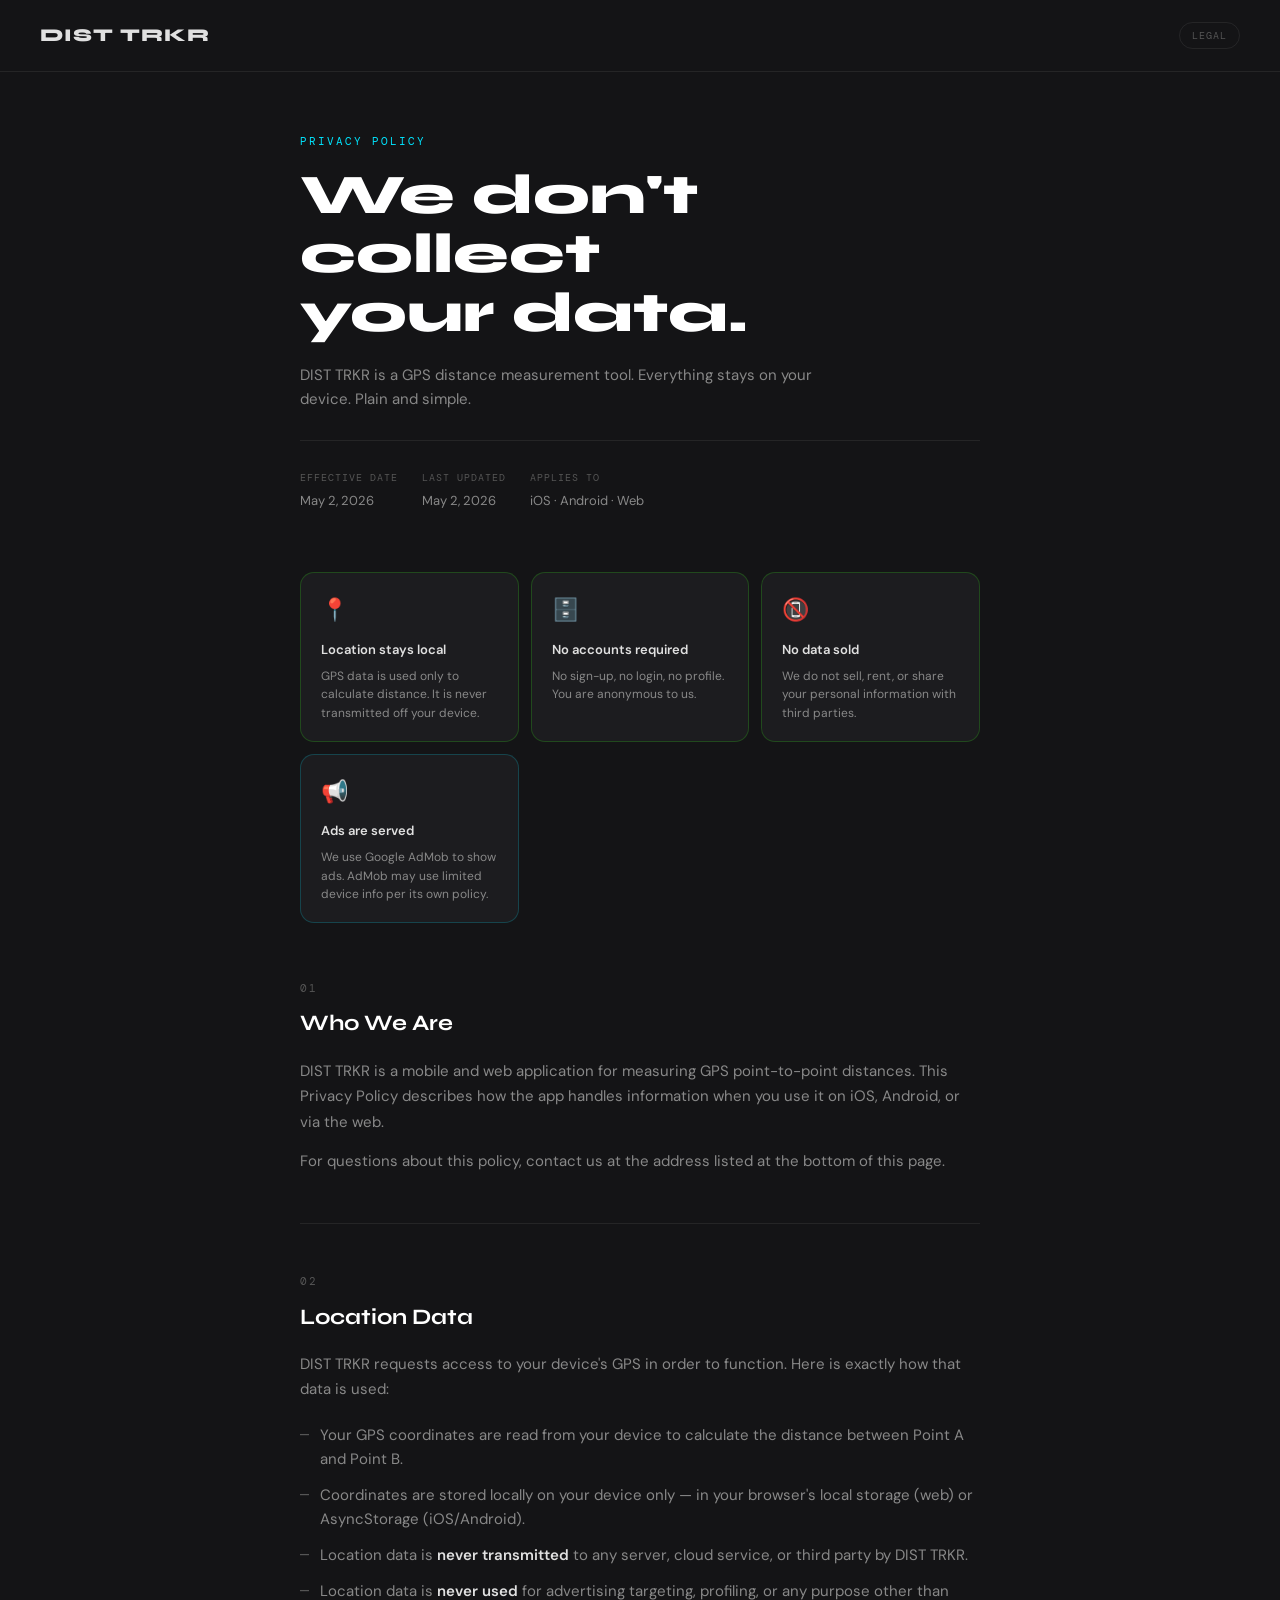
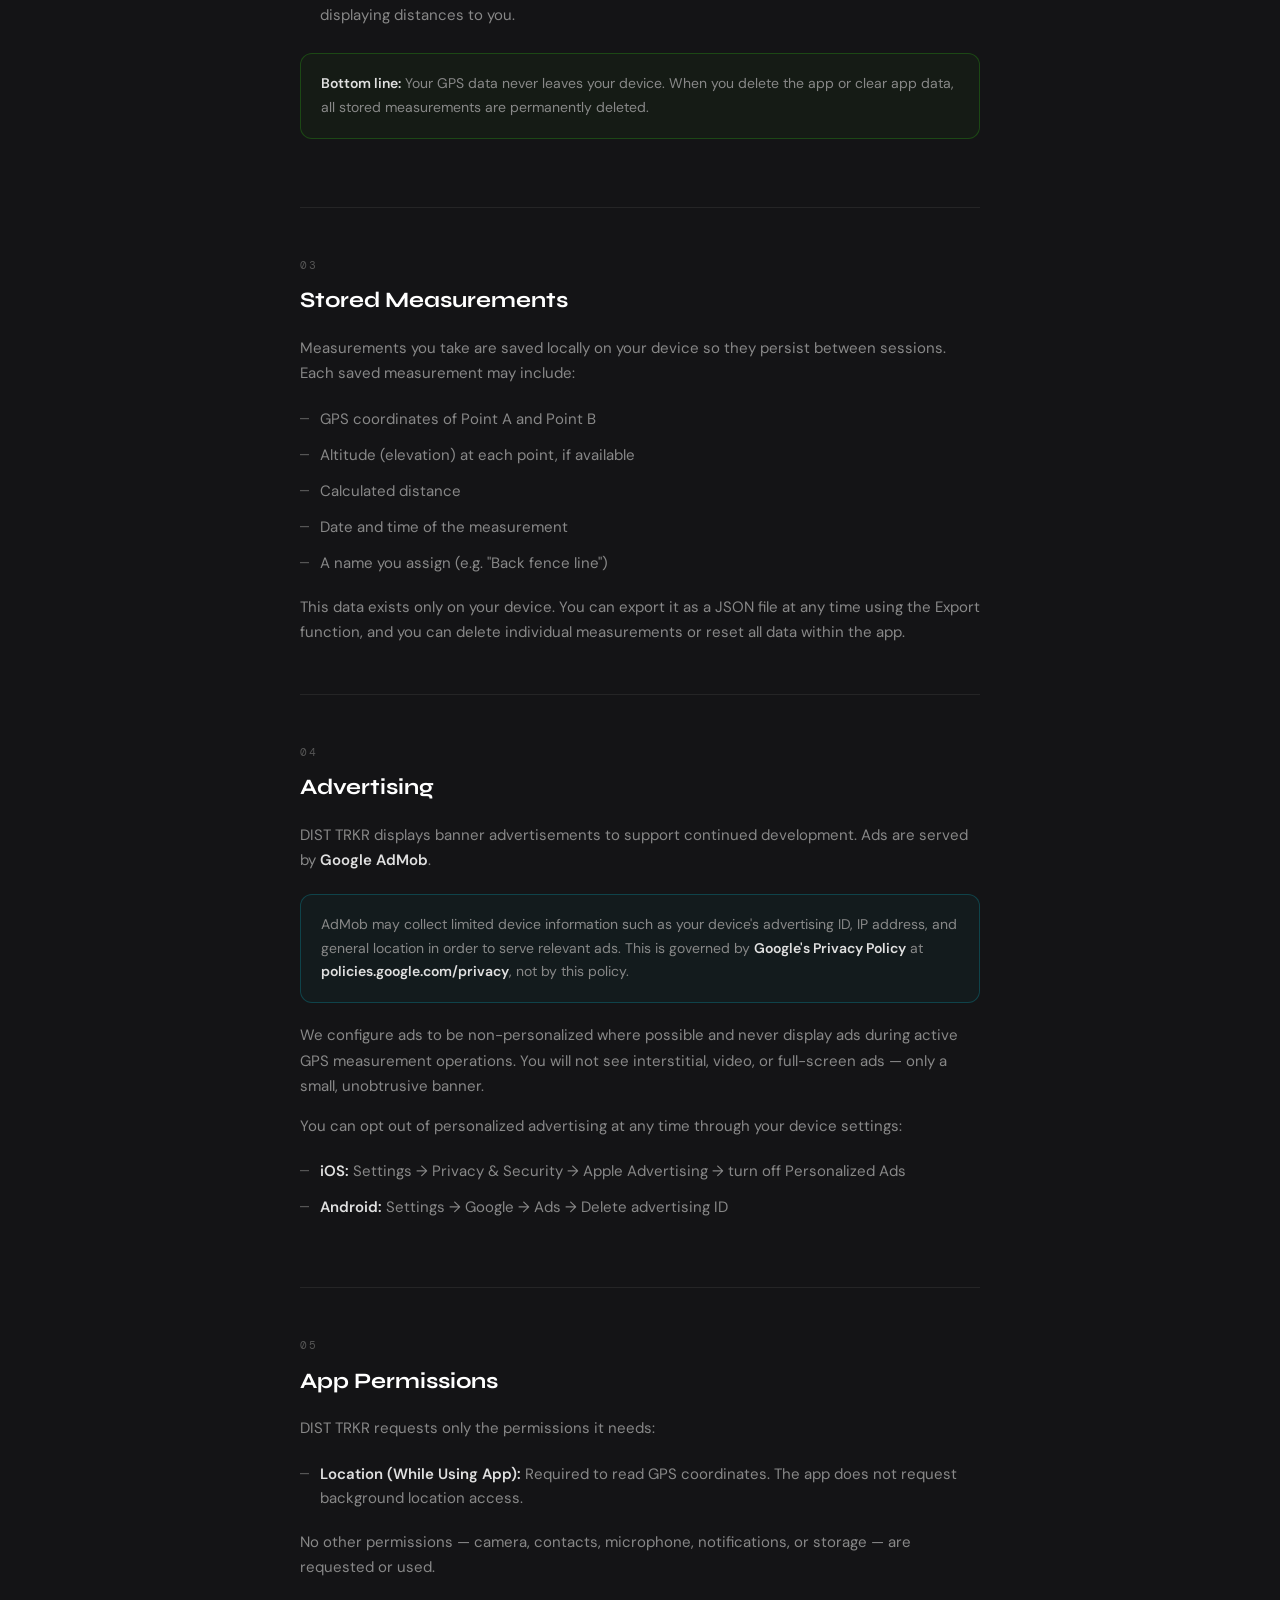
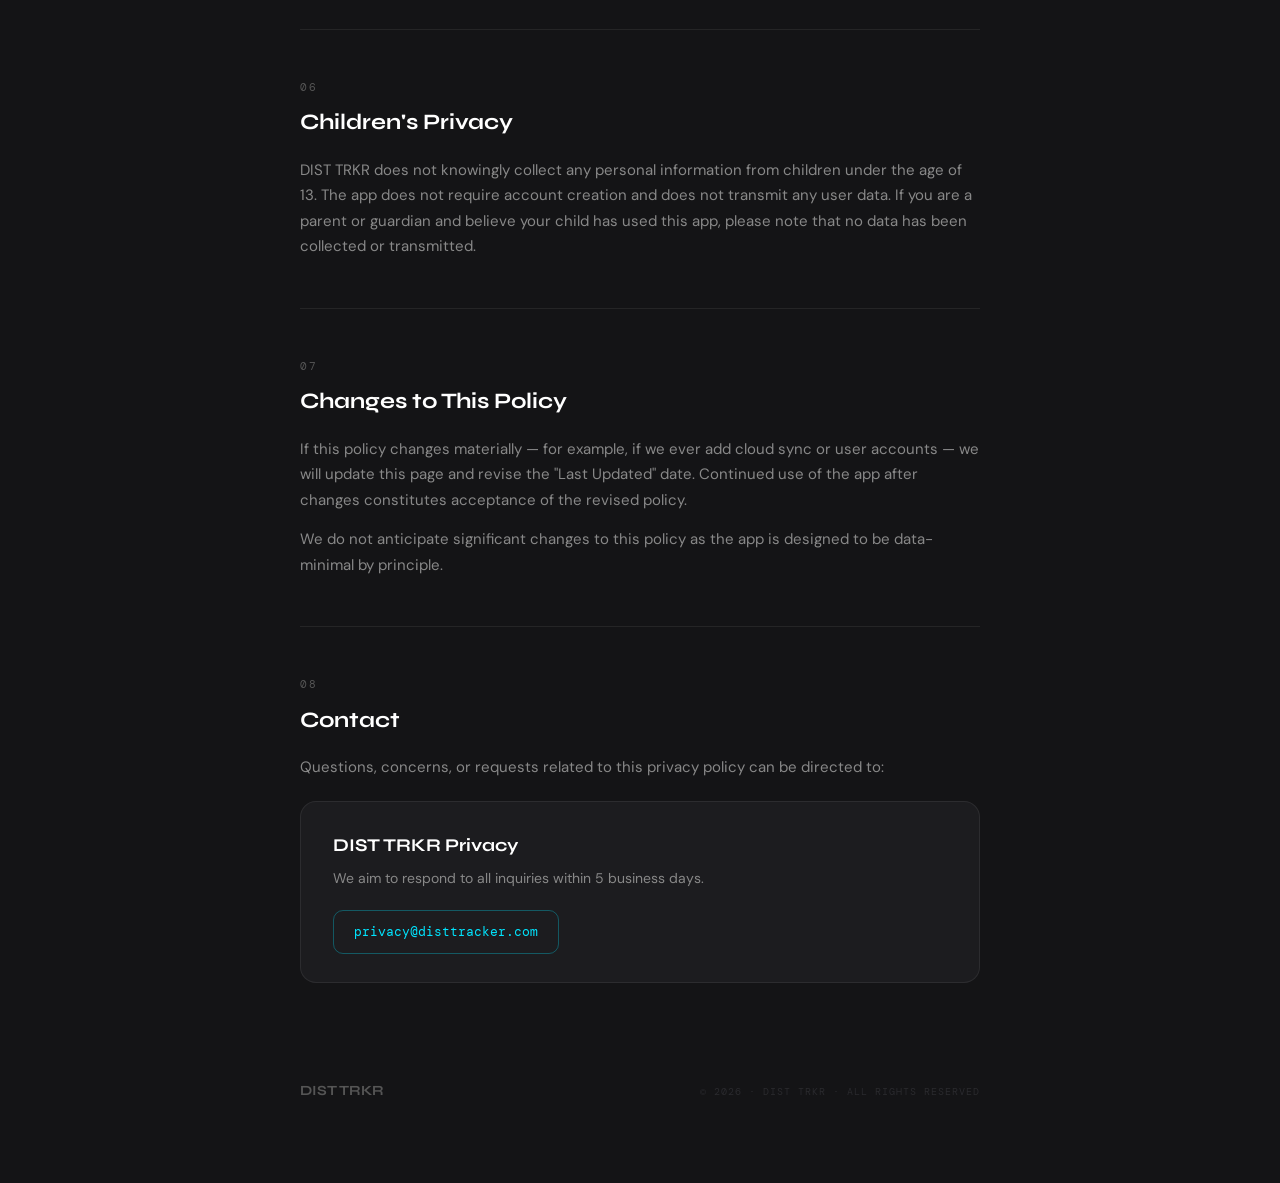
<file: privacy.html>
<!DOCTYPE html>
<html lang="en">
<head>
<meta charset="UTF-8">
<meta name="viewport" content="width=device-width, initial-scale=1.0">
<title>Privacy Policy — DIST TRKR</title>
<link href="https://fonts.googleapis.com/css2?family=DM+Sans:wght@300;400;500;600&family=DM+Mono:wght@400&family=Syne:wght@700;800&display=swap" rel="stylesheet">
<style>
*, *::before, *::after { box-sizing: border-box; margin: 0; padding: 0; }

:root {
  --bg:     #141416;
  --panel:  #1c1c1f;
  --border: rgba(255,255,255,0.07);
  --accent: #00e5ff;
  --green:  #39ff14;
  --dim:    #555;
  --mid:    #888;
  --text:   #e0e0e0;
}

body {
  background: var(--bg);
  color: var(--text);
  font-family: 'DM Sans', sans-serif;
  line-height: 1.7;
  padding: 0 0 80px;
}

/* Header */
.site-header {
  border-bottom: 1px solid var(--border);
  padding: 20px 40px;
  display: flex;
  align-items: center;
  justify-content: space-between;
}

.logo {
  font-family: 'Syne', sans-serif;
  font-size: 18px;
  font-weight: 800;
  color: var(--text);
  letter-spacing: 1px;
  text-decoration: none;
}

.logo-dot { color: var(--accent); }

.badge {
  font-family: 'DM Mono', monospace;
  font-size: 10px;
  color: var(--dim);
  border: 1px solid var(--border);
  border-radius: 20px;
  padding: 4px 12px;
  letter-spacing: 1px;
}

/* Hero */
.hero {
  max-width: 760px;
  margin: 60px auto 0;
  padding: 0 40px;
}

.hero-tag {
  font-family: 'DM Mono', monospace;
  font-size: 11px;
  color: var(--accent);
  letter-spacing: 2px;
  text-transform: uppercase;
  margin-bottom: 16px;
}

.hero-title {
  font-family: 'Syne', sans-serif;
  font-size: clamp(36px, 6vw, 56px);
  font-weight: 800;
  line-height: 1.05;
  color: #fff;
  margin-bottom: 20px;
}

.hero-sub {
  font-size: 15px;
  color: var(--mid);
  max-width: 520px;
  line-height: 1.65;
}

.hero-meta {
  display: flex;
  gap: 24px;
  margin-top: 28px;
  padding-top: 28px;
  border-top: 1px solid var(--border);
}

.meta-item { display: flex; flex-direction: column; gap: 4px; }
.meta-label { font-family: 'DM Mono', monospace; font-size: 10px; color: var(--dim); letter-spacing: 1px; text-transform: uppercase; }
.meta-val   { font-family: 'DM Sans', sans-serif; font-size: 13px; color: var(--mid); }

/* Content */
.content {
  max-width: 760px;
  margin: 60px auto 0;
  padding: 0 40px;
}

/* Summary cards */
.summary-grid {
  display: grid;
  grid-template-columns: repeat(auto-fit, minmax(200px, 1fr));
  gap: 12px;
  margin-bottom: 56px;
}

.summary-card {
  background: var(--panel);
  border: 1px solid var(--border);
  border-radius: 14px;
  padding: 18px 20px;
}

.summary-icon { font-size: 22px; margin-bottom: 10px; }

.summary-title {
  font-family: 'DM Sans', sans-serif;
  font-size: 13px;
  font-weight: 600;
  color: var(--text);
  margin-bottom: 6px;
}

.summary-body {
  font-family: 'DM Sans', sans-serif;
  font-size: 12px;
  color: var(--mid);
  line-height: 1.55;
}

.summary-card.good  { border-color: rgba(57,255,20,0.2); }
.summary-card.note  { border-color: rgba(0,229,255,0.2); }
.summary-card.info  { border-color: rgba(255,255,255,0.1); }

/* Sections */
.section {
  margin-bottom: 48px;
  padding-bottom: 48px;
  border-bottom: 1px solid var(--border);
}
.section:last-child { border-bottom: none; }

.section-num {
  font-family: 'DM Mono', monospace;
  font-size: 11px;
  color: var(--dim);
  letter-spacing: 2px;
  margin-bottom: 8px;
}

.section-title {
  font-family: 'Syne', sans-serif;
  font-size: 22px;
  font-weight: 700;
  color: #fff;
  margin-bottom: 16px;
}

.section p {
  font-size: 15px;
  color: var(--mid);
  margin-bottom: 14px;
  line-height: 1.7;
}

.section p:last-child { margin-bottom: 0; }

.section ul {
  list-style: none;
  margin: 14px 0;
}

.section ul li {
  font-size: 15px;
  color: var(--mid);
  padding: 6px 0 6px 20px;
  position: relative;
  line-height: 1.6;
}

.section ul li::before {
  content: '—';
  position: absolute;
  left: 0;
  color: var(--dim);
  font-family: 'DM Mono', monospace;
}

.highlight-box {
  background: var(--panel);
  border: 1px solid var(--border);
  border-radius: 12px;
  padding: 18px 20px;
  margin: 20px 0;
}

.highlight-box.green { border-color: rgba(57,255,20,0.2); background: rgba(57,255,20,0.03); }
.highlight-box.blue  { border-color: rgba(0,229,255,0.2); background: rgba(0,229,255,0.03); }

.highlight-box p { margin: 0; font-size: 14px; }

strong { color: var(--text); font-weight: 600; }

/* Contact */
.contact-card {
  background: var(--panel);
  border: 1px solid var(--border);
  border-radius: 16px;
  padding: 28px 32px;
  display: flex;
  align-items: center;
  justify-content: space-between;
  gap: 20px;
  flex-wrap: wrap;
}

.contact-text h3 {
  font-family: 'Syne', sans-serif;
  font-size: 18px;
  font-weight: 700;
  color: #fff;
  margin-bottom: 6px;
}
.contact-text p { font-size: 14px; color: var(--mid); margin: 0; }

.contact-link {
  font-family: 'DM Mono', monospace;
  font-size: 13px;
  color: var(--accent);
  text-decoration: none;
  border: 1px solid rgba(0,229,255,0.3);
  border-radius: 10px;
  padding: 10px 20px;
  white-space: nowrap;
  transition: all 0.15s;
}
.contact-link:hover { background: rgba(0,229,255,0.08); }

/* Footer */
footer {
  max-width: 760px;
  margin: 48px auto 0;
  padding: 0 40px;
  display: flex;
  justify-content: space-between;
  align-items: center;
  flex-wrap: wrap;
  gap: 12px;
}

.footer-logo {
  font-family: 'Syne', sans-serif;
  font-size: 14px;
  font-weight: 700;
  color: var(--dim);
}

.footer-note {
  font-family: 'DM Mono', monospace;
  font-size: 10px;
  color: #2a2a2e;
  letter-spacing: 1px;
}

@media (max-width: 600px) {
  .site-header { padding: 16px 20px; }
  .hero, .content { padding: 0 20px; }
  .hero { margin-top: 40px; }
  .content { margin-top: 40px; }
  .hero-meta { flex-direction: column; gap: 16px; }
  .contact-card { flex-direction: column; align-items: flex-start; }
  footer { padding: 0 20px; }
}
</style>
</head>
<body>

<header class="site-header">
  <a class="logo" href="#">DIST<span class="logo-dot"> </span>TRKR</a>
  <span class="badge">LEGAL</span>
</header>

<div class="hero">
  <div class="hero-tag">Privacy Policy</div>
  <h1 class="hero-title">We don't collect<br>your data.</h1>
  <p class="hero-sub">DIST TRKR is a GPS distance measurement tool. Everything stays on your device. Plain and simple.</p>
  <div class="hero-meta">
    <div class="meta-item">
      <span class="meta-label">Effective Date</span>
      <span class="meta-val">May 2, 2026</span>
    </div>
    <div class="meta-item">
      <span class="meta-label">Last Updated</span>
      <span class="meta-val">May 2, 2026</span>
    </div>
    <div class="meta-item">
      <span class="meta-label">Applies To</span>
      <span class="meta-val">iOS · Android · Web</span>
    </div>
  </div>
</div>

<div class="content">

  <!-- Summary cards -->
  <div class="summary-grid" style="margin-top:48px;">
    <div class="summary-card good">
      <div class="summary-icon">📍</div>
      <div class="summary-title">Location stays local</div>
      <div class="summary-body">GPS data is used only to calculate distance. It is never transmitted off your device.</div>
    </div>
    <div class="summary-card good">
      <div class="summary-icon">🗄️</div>
      <div class="summary-title">No accounts required</div>
      <div class="summary-body">No sign-up, no login, no profile. You are anonymous to us.</div>
    </div>
    <div class="summary-card good">
      <div class="summary-icon">📵</div>
      <div class="summary-title">No data sold</div>
      <div class="summary-body">We do not sell, rent, or share your personal information with third parties.</div>
    </div>
    <div class="summary-card note">
      <div class="summary-icon">📢</div>
      <div class="summary-title">Ads are served</div>
      <div class="summary-body">We use Google AdMob to show ads. AdMob may use limited device info per its own policy.</div>
    </div>
  </div>

  <!-- 1. Who we are -->
  <div class="section">
    <div class="section-num">01</div>
    <h2 class="section-title">Who We Are</h2>
    <p>DIST TRKR is a mobile and web application for measuring GPS point-to-point distances. This Privacy Policy describes how the app handles information when you use it on iOS, Android, or via the web.</p>
    <p>For questions about this policy, contact us at the address listed at the bottom of this page.</p>
  </div>

  <!-- 2. Location data -->
  <div class="section">
    <div class="section-num">02</div>
    <h2 class="section-title">Location Data</h2>
    <p>DIST TRKR requests access to your device's GPS in order to function. Here is exactly how that data is used:</p>
    <ul>
      <li>Your GPS coordinates are read from your device to calculate the distance between Point A and Point B.</li>
      <li>Coordinates are stored locally on your device only — in your browser's local storage (web) or AsyncStorage (iOS/Android).</li>
      <li>Location data is <strong>never transmitted</strong> to any server, cloud service, or third party by DIST TRKR.</li>
      <li>Location data is <strong>never used</strong> for advertising targeting, profiling, or any purpose other than displaying distances to you.</li>
    </ul>
    <div class="highlight-box green">
      <p><strong>Bottom line:</strong> Your GPS data never leaves your device. When you delete the app or clear app data, all stored measurements are permanently deleted.</p>
    </div>
  </div>

  <!-- 3. Stored measurements -->
  <div class="section">
    <div class="section-num">03</div>
    <h2 class="section-title">Stored Measurements</h2>
    <p>Measurements you take are saved locally on your device so they persist between sessions. Each saved measurement may include:</p>
    <ul>
      <li>GPS coordinates of Point A and Point B</li>
      <li>Altitude (elevation) at each point, if available</li>
      <li>Calculated distance</li>
      <li>Date and time of the measurement</li>
      <li>A name you assign (e.g. "Back fence line")</li>
    </ul>
    <p>This data exists only on your device. You can export it as a JSON file at any time using the Export function, and you can delete individual measurements or reset all data within the app.</p>
  </div>

  <!-- 4. Advertising -->
  <div class="section">
    <div class="section-num">04</div>
    <h2 class="section-title">Advertising</h2>
    <p>DIST TRKR displays banner advertisements to support continued development. Ads are served by <strong>Google AdMob</strong>.</p>
    <div class="highlight-box blue">
      <p>AdMob may collect limited device information such as your device's advertising ID, IP address, and general location in order to serve relevant ads. This is governed by <strong>Google's Privacy Policy</strong> at <strong>policies.google.com/privacy</strong>, not by this policy.</p>
    </div>
    <p>We configure ads to be non-personalized where possible and never display ads during active GPS measurement operations. You will not see interstitial, video, or full-screen ads — only a small, unobtrusive banner.</p>
    <p>You can opt out of personalized advertising at any time through your device settings:</p>
    <ul>
      <li><strong>iOS:</strong> Settings → Privacy & Security → Apple Advertising → turn off Personalized Ads</li>
      <li><strong>Android:</strong> Settings → Google → Ads → Delete advertising ID</li>
    </ul>
  </div>

  <!-- 5. Permissions -->
  <div class="section">
    <div class="section-num">05</div>
    <h2 class="section-title">App Permissions</h2>
    <p>DIST TRKR requests only the permissions it needs:</p>
    <ul>
      <li><strong>Location (While Using App):</strong> Required to read GPS coordinates. The app does not request background location access.</li>
    </ul>
    <p>No other permissions — camera, contacts, microphone, notifications, or storage — are requested or used.</p>
  </div>

  <!-- 6. Children -->
  <div class="section">
    <div class="section-num">06</div>
    <h2 class="section-title">Children's Privacy</h2>
    <p>DIST TRKR does not knowingly collect any personal information from children under the age of 13. The app does not require account creation and does not transmit any user data. If you are a parent or guardian and believe your child has used this app, please note that no data has been collected or transmitted.</p>
  </div>

  <!-- 7. Changes -->
  <div class="section">
    <div class="section-num">07</div>
    <h2 class="section-title">Changes to This Policy</h2>
    <p>If this policy changes materially — for example, if we ever add cloud sync or user accounts — we will update this page and revise the "Last Updated" date. Continued use of the app after changes constitutes acceptance of the revised policy.</p>
    <p>We do not anticipate significant changes to this policy as the app is designed to be data-minimal by principle.</p>
  </div>

  <!-- 8. Contact -->
  <div class="section">
    <div class="section-num">08</div>
    <h2 class="section-title">Contact</h2>
    <p>Questions, concerns, or requests related to this privacy policy can be directed to:</p>
    <div class="contact-card" style="margin-top:20px;">
      <div class="contact-text">
        <h3>DIST TRKR Privacy</h3>
        <p>We aim to respond to all inquiries within 5 business days.</p>
      </div>
      <a class="contact-link" href="mailto:privacy@disttracker.com">privacy@disttracker.com</a>
    </div>
  </div>

</div>

<footer>
  <div class="footer-logo">DIST TRKR</div>
  <div class="footer-note">© 2026 · DIST TRKR · ALL RIGHTS RESERVED</div>
</footer>

</body>
</html>
</file>
